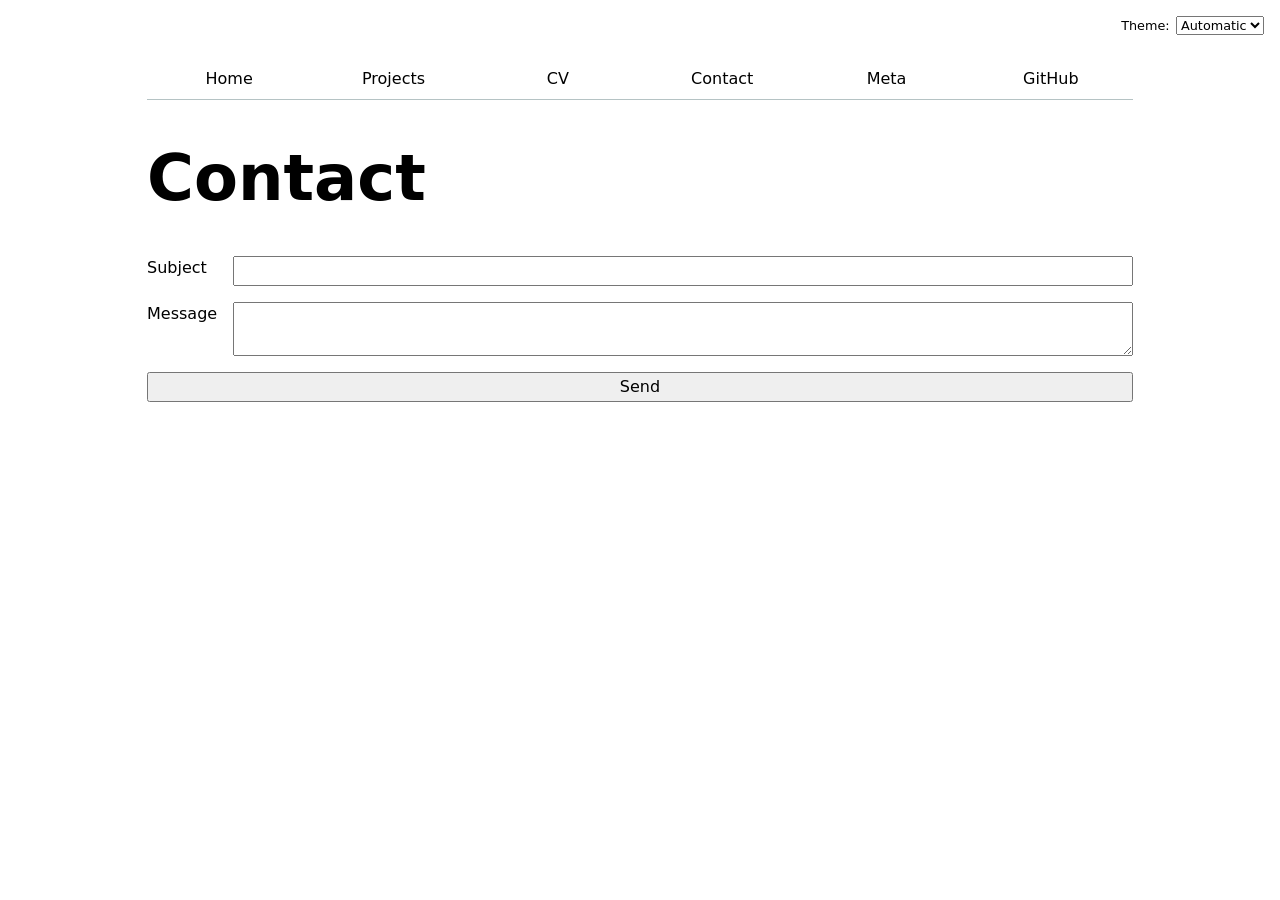
<file: contact/index.html>
<!DOCTYPE html>
<html lang="en">
<head>
    <link rel="stylesheet" href="../style.css">
    <script src="../global.js" type="module"></script>
    <meta charset="UTF-8">
    <meta name="viewport" content="width=device-width, initial-scale=1.0">
    <title>Contact</title>
</head>
<body>
    <h1>Contact</h1>
    <form action="mailto:yahoyoungho@gmail.com" method="GET">
        <label>
            Subject
            <input name="subject">
        </label>
        <label>
            Message
            <textarea name="body"></textarea>
        </label>
        <button>Send</button>
    </form>
</body>
</html>
</file>
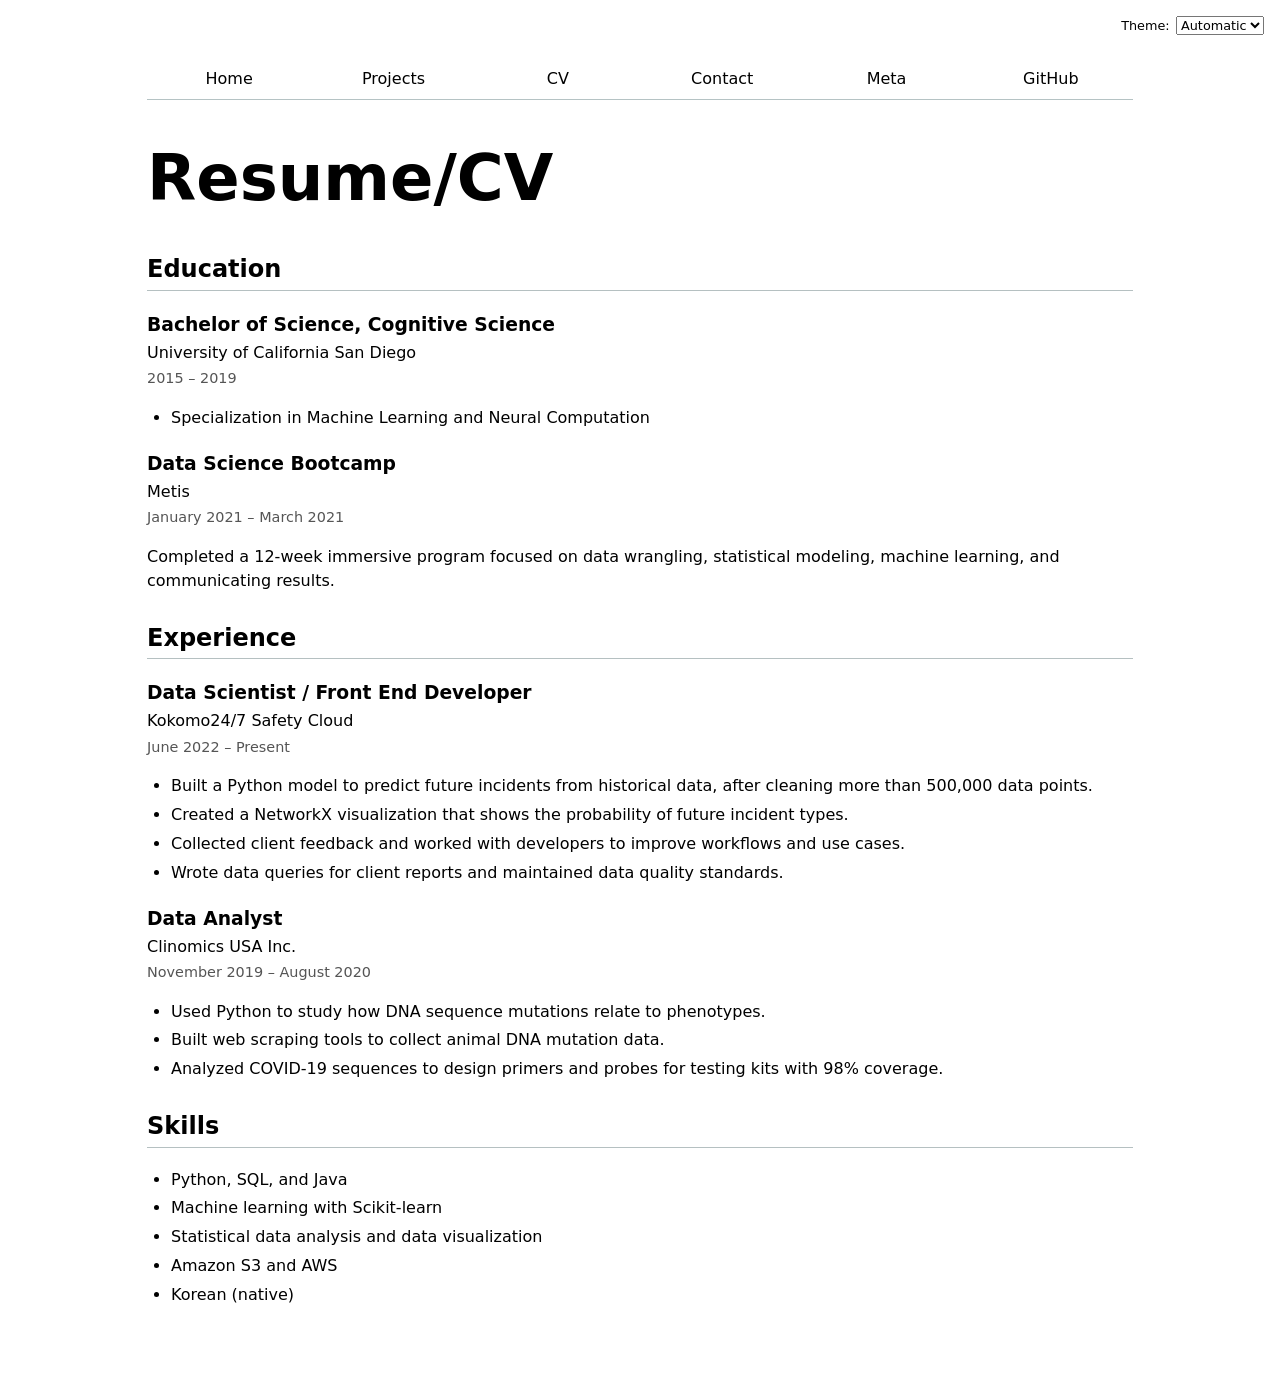
<file: cv/index.html>
<!DOCTYPE html>
<html lang="en">
<head>
    <link rel="stylesheet" href="../style.css">
    <script src="../global.js" type="module"></script>
    <meta charset="UTF-8">
    <meta name="viewport" content="width=device-width, initial-scale=1.0">
    <title>CV / Resume</title>
</head>
<body class="cv">
    <h1>Resume/CV</h1>

    <section>
        <h2>Education</h2>
        <article>
            <header>
                <h3>Bachelor of Science, Cognitive Science</h3>
                <p>University of California San Diego</p>
                <p>
                    <time datetime="2015">2015</time>
                    –
                    <time datetime="2019">2019</time>
                </p>
            </header>
            <ul>
                <li>Specialization in Machine Learning and Neural Computation</li>
            </ul>
        </article>
        <article>
            <header>
                <h3>Data Science Bootcamp</h3>
                <p>Metis</p>
                <p>
                    <time datetime="2021-01">January 2021</time>
                    –
                    <time datetime="2021-03">March 2021</time>
                </p>
            </header>
            <p>Completed a 12-week immersive program focused on data wrangling, statistical modeling, machine learning, and communicating results.</p>
        </article>
    </section>

    <section>
        <h2>Experience</h2>
        <article>
            <header>
                <h3>Data Scientist / Front End Developer</h3>
                <p>Kokomo24/7 Safety Cloud</p>
                <p>
                    <time datetime="2022-06">June 2022</time>
                    –
                    Present
                </p>
            </header>
            <ul>
                <li>Built a Python model to predict future incidents from historical data, after cleaning more than 500,000 data points.</li>
                <li>Created a NetworkX visualization that shows the probability of future incident types.</li>
                <li>Collected client feedback and worked with developers to improve workflows and use cases.</li>
                <li>Wrote data queries for client reports and maintained data quality standards.</li>
            </ul>
        </article>
        <article>
            <header>
                <h3>Data Analyst</h3>
                <p>Clinomics USA Inc.</p>
                <p>
                    <time datetime="2019-11">November 2019</time>
                    –
                    <time datetime="2020-08">August 2020</time>
                </p>
            </header>
            <ul>
                <li>Used Python to study how DNA sequence mutations relate to phenotypes.</li>
                <li>Built web scraping tools to collect animal DNA mutation data.</li>
                <li>Analyzed COVID-19 sequences to design primers and probes for testing kits with 98% coverage.</li>
            </ul>
        </article>
    </section>

    <section>
        <h2>Skills</h2>
        <ul>
            <li>Python, SQL, and Java</li>
            <li>Machine learning with Scikit-learn</li>
            <li>Statistical data analysis and data visualization</li>
            <li>Amazon S3 and AWS</li>
            <li>Korean (native)</li>
        </ul>
    </section>
</body>
</html>
</file>
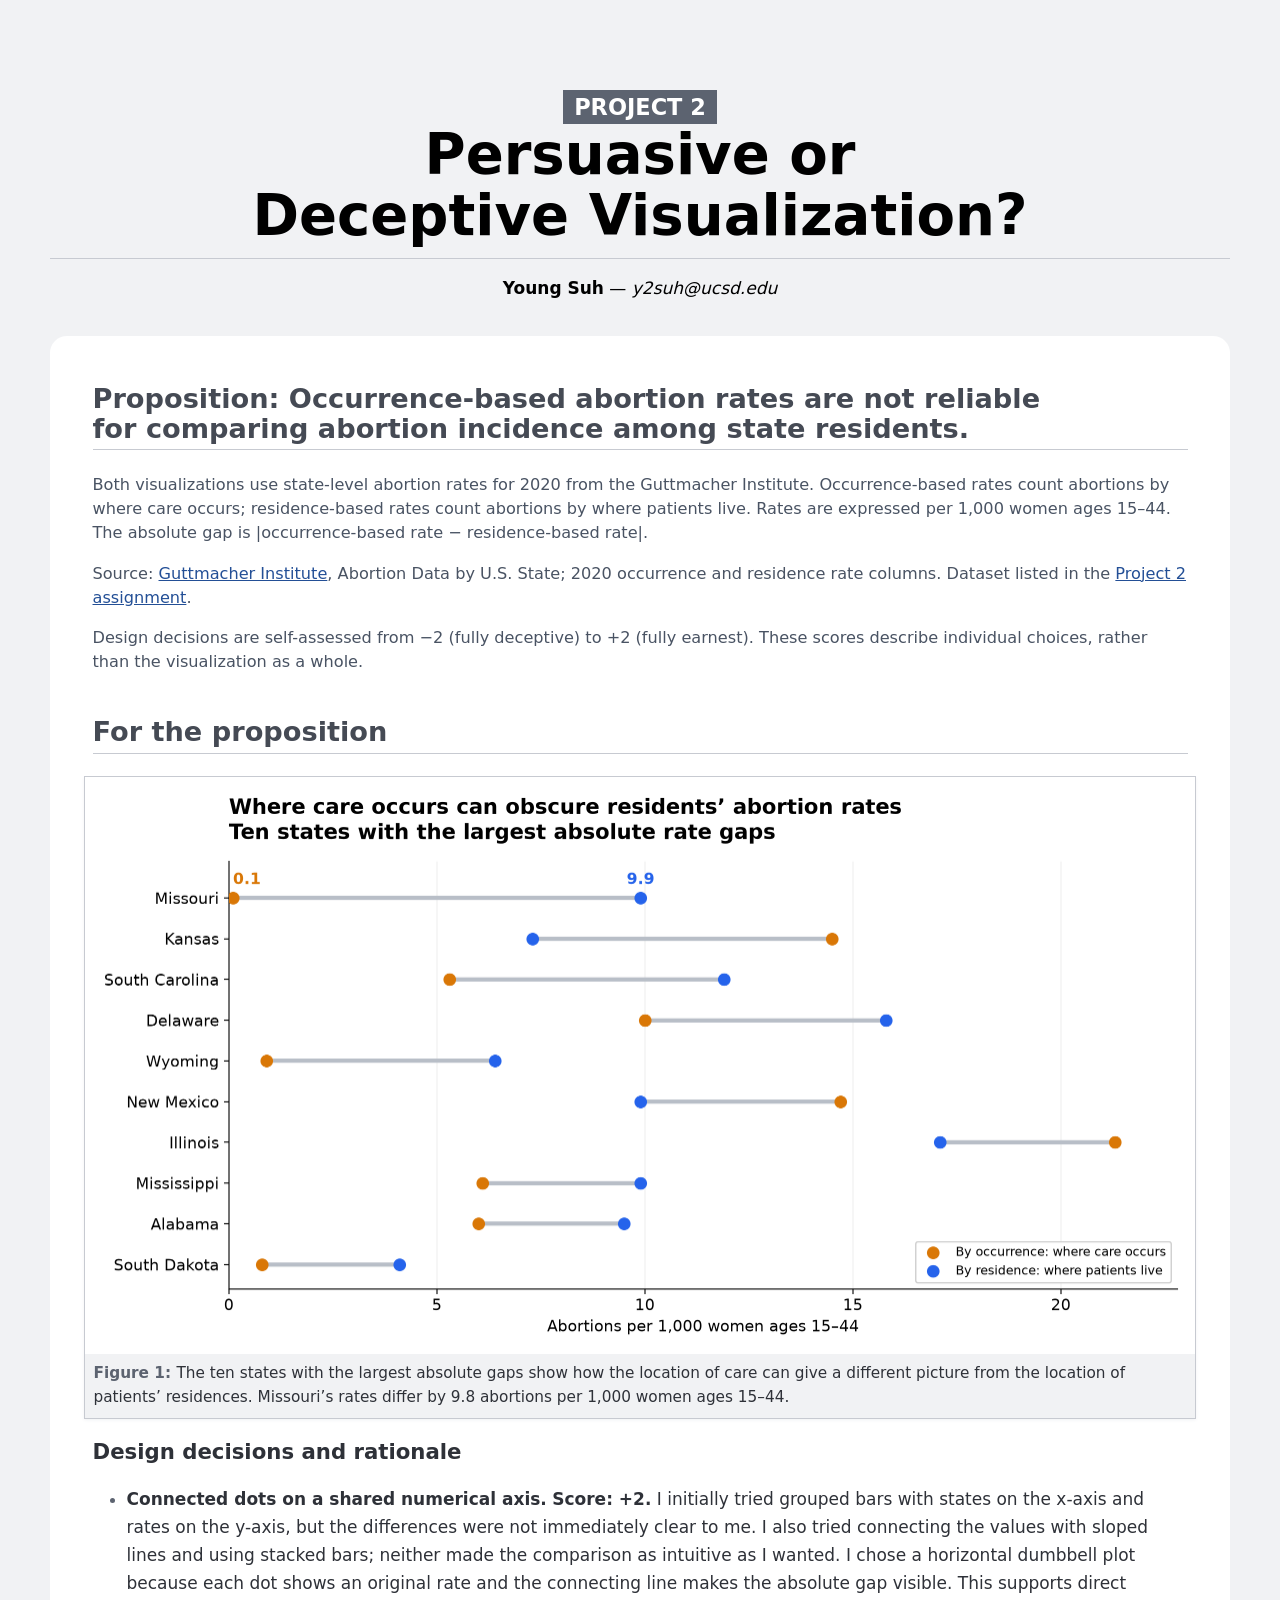
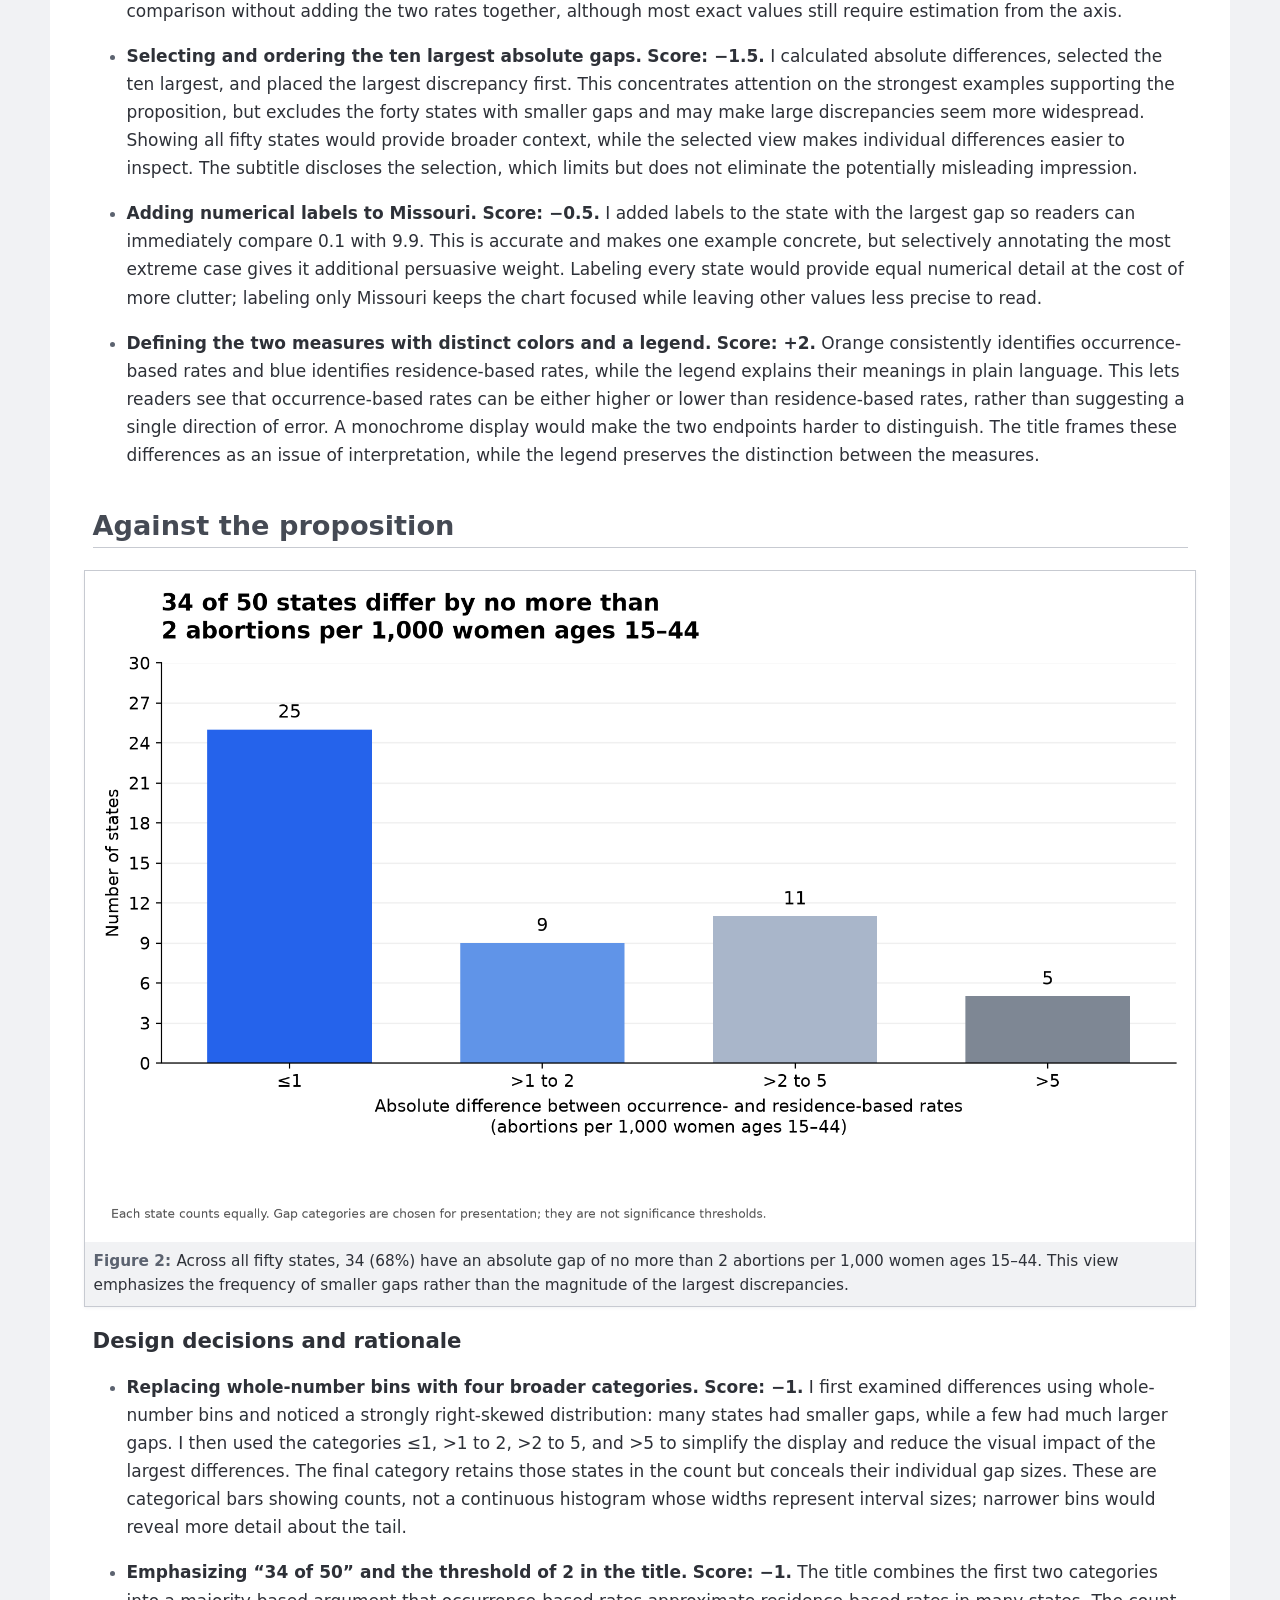
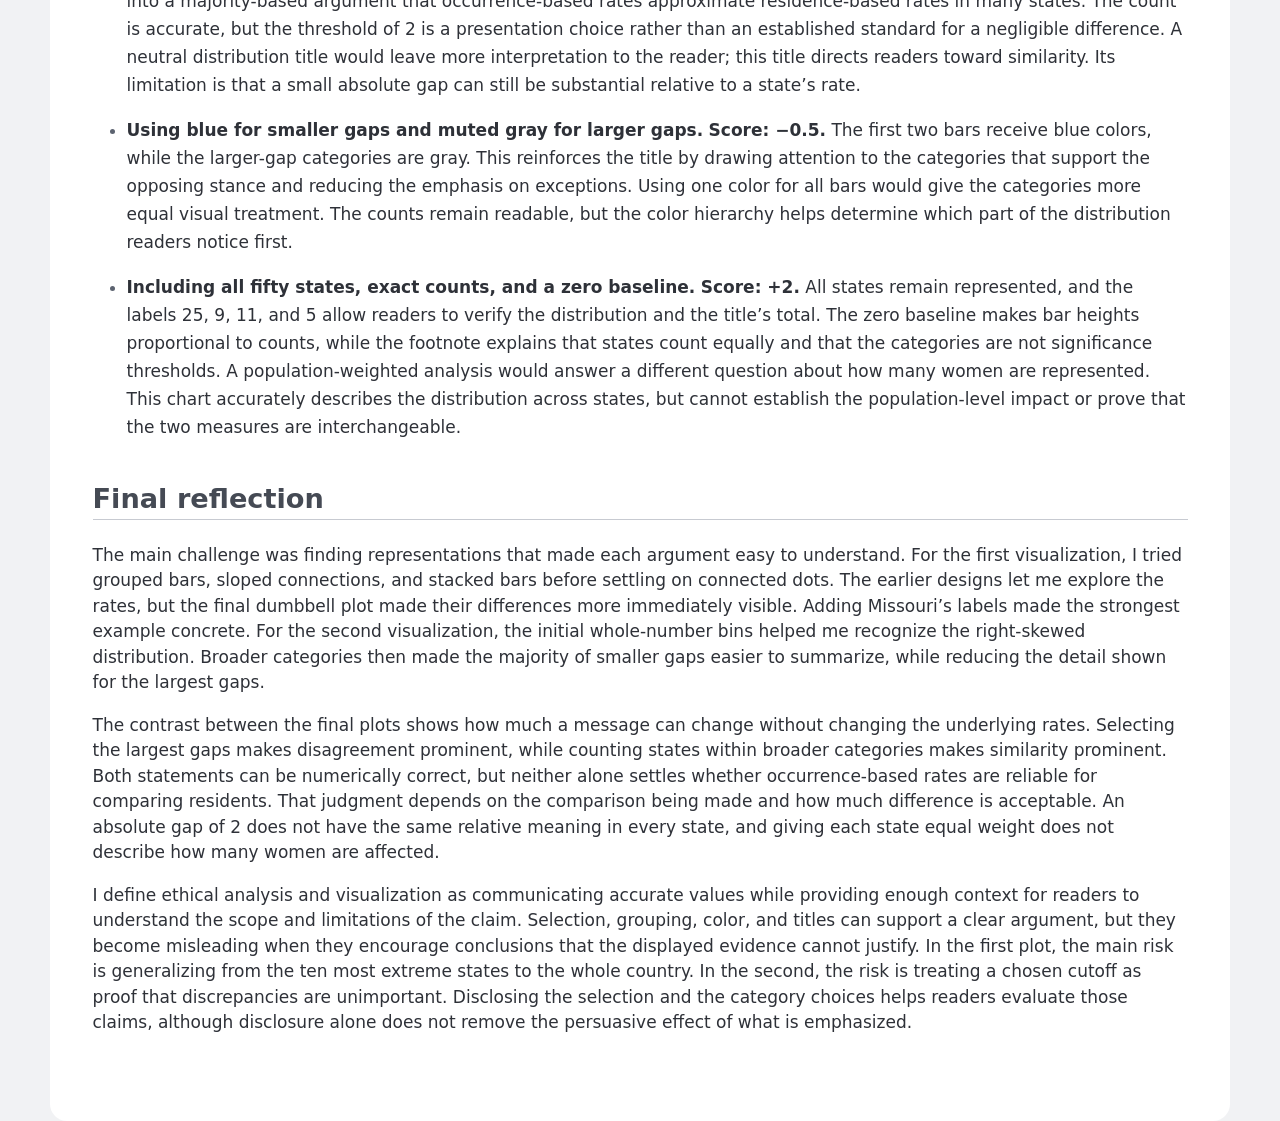
<file: project2_report.html>
<!doctype html>
<html lang="en">
    <head>
<meta charset="utf-8">
<meta name="viewport" content="width=device-width, initial-scale=1">
        <title>Project 2 Report</title>
        <style>
            :root {
                --color-neutral-95: hsl(220 10% 95%);
                --color-neutral-90: hsl(220 10% 90%);
                --color-neutral-80: hsl(220 10% 80%);
                --color-neutral-70: hsl(220 10% 70%);
                --color-neutral-60: hsl(220 10% 60%);
                --color-neutral-50: hsl(220 10% 50%);
                --color-neutral-40: hsl(220 10% 40%);
                --color-neutral-30: hsl(220 10% 30%);
                --color-neutral-20: hsl(220 10% 20%);
                --color-neutral-10: hsl(220 10% 10%);
            }

            html {
                font: 100%/1.5 system-ui;
                counter-reset: figure;
                background: var(--color-neutral-95);
                max-width: min(75vw, 80em);
                margin: 0 auto;
            }

            /* Headings */

            h1,
            h2,
            h3,
            h4,
            h5,
            h6 {
                line-height: 1.1;
                font-weight: 600;
                text-wrap: balance;
            }

            h1,
            h2 {
                border-bottom: 1px solid var(--color-neutral-80);
                padding-bottom: 0.2em;
            }

            h1 {
                margin-block: 1em 0.5rem;
                font-size: clamp(2.5em, 150% + 2vh + 2vw, 10vmin);
                font-weight: 800;

                small {
                    display: block;
                    width: fit-content;
                    padding: 0.2em 0.5em;
                    margin-inline: auto;
                    color: white;
                    background: var(--color-neutral-40);
                    font-size: 40%;
                    text-transform: uppercase;
                    white-space: nowrap;
                }
            }

            h2 {
                font-size: 180%;
                color: var(--color-neutral-30);
            }

            h3 {
                font-size: 130%;
            }

            /* Lists */

            ul,
            ol {
                padding-inline-start: 2em;
            }

            li {
                &::marker {
                    color: var(--color-neutral-40);
                }

                + li {
                    margin-top: 0.2em;
                }
            }

            /* Sectioning elements */

            header {
                padding-block: 1em;
                text-align: center;
            }

            main {
                background: white;
                color: var(--color-neutral-20);
                border-radius: 1rem;
                padding: 0.1rem 2rem;
            }

            /* Figures */

            figure {
                margin: 1em 0;
                padding: 0.5rem;
                margin-inline: -0.5em;
                border: 1px solid var(--color-neutral-80);
                box-shadow: 0 0.1em 0.2em var(--color-neutral-95);
                text-align: center;
                background: white;

                > figcaption {
                    font: 500 75% var(--font-sans);
                    background: var(--color-neutral-95);
                    padding: 0.5rem;
                    margin: -0.5rem;
                    margin-top: 0.5rem;
                    counter-increment: figure;
                    text-align: left;

                    &::before {
                        content: "Figure " counter(figure) ": ";
                        font-weight: bold;
                        color: var(--color-neutral-40);
                    }

                    a:not(:hover, :focus, :active) {
                        color: inherit;
                        text-decoration: underline;
                        text-decoration-color: color-mix(
                            in lab,
                            currentColor,
                            transparent 70%
                        );
                    }
                }
            }
        </style>
    <style>
html {max-width: 1180px; padding: 0 20px; font-size: 17px;}
body {margin: 0;} header {padding: 2rem 0 1rem;}
h1 {font-size: clamp(2rem, 5vw, 3.3rem);}
main {padding: 1.5rem 2.5rem 2.5rem;} section {margin-block: 2.5rem;}
h2 {font-size: 1.6rem;} h3 {font-size: 1.25rem;}
img {display:block; width:100%; height:auto;}
figure > figcaption {font: 400 .9rem/1.55 system-ui;}
li + li {margin-top: 1rem;} li {line-height:1.65;}
.score {white-space:nowrap; font-weight:600;}
.context {color:#495363; font-size:.95rem;} a {color:#234f96;}
@media(max-width:640px) {html {padding:0 10px;font-size:16px;} main {padding:1rem;} ul {padding-left:1.2rem;} h2 {font-size:1.35rem;}}
@media print {html {max-width:none;background:white;} main {padding:0;} figure, li {break-inside:avoid;} header {padding:0;}}
</style></head>

    <body>
<header><h1><small>Project 2</small>Persuasive or Deceptive Visualization?</h1>
<p><strong>Young Suh</strong> — <em>y2suh@ucsd.edu</em></p></header>
<main>
<h2>Proposition: Occurrence-based abortion rates are not reliable for comparing abortion incidence among state residents.</h2>
<p class="context">Both visualizations use state-level abortion rates for 2020 from the Guttmacher Institute. Occurrence-based rates count abortions by where care occurs; residence-based rates count abortions by where patients live. Rates are expressed per 1,000 women ages 15–44. The absolute gap is |occurrence-based rate − residence-based rate|.</p>
<p class="context">Source: <a href="https://www.guttmacher.org/">Guttmacher Institute</a>, Abortion Data by U.S. State; 2020 occurrence and residence rate columns. Dataset listed in the <a href="https://dsc-courses.github.io/dsc209r-2026-fa/projects/project2/">Project 2 assignment</a>.</p>
<p class="context">Design decisions are self-assessed from −2 (fully deceptive) to +2 (fully earnest). These scores describe individual choices, rather than the visualization as a whole.</p>
<section aria-labelledby="for-heading">
<h2 id="for-heading">For the proposition</h2>
<figure><img src="images/01_rate_gaps.png" alt="Dumbbell chart comparing occurrence and residence abortion rates for the ten states with the largest absolute gaps; Missouri has rates of 0.1 and 9.9 per 1,000 women ages 15–44."><figcaption>The ten states with the largest absolute gaps show how the location of care can give a different picture from the location of patients’ residences. Missouri’s rates differ by 9.8 abortions per 1,000 women ages 15–44.</figcaption></figure>
<h3>Design decisions and rationale</h3>
<ul>
<li><strong>Connected dots on a shared numerical axis.</strong> <span class="score">Score: +2.</span> I initially tried grouped bars with states on the x-axis and rates on the y-axis, but the differences were not immediately clear to me. I also tried connecting the values with sloped lines and using stacked bars; neither made the comparison as intuitive as I wanted. I chose a horizontal dumbbell plot because each dot shows an original rate and the connecting line makes the absolute gap visible. This supports direct comparison without adding the two rates together, although most exact values still require estimation from the axis.</li>
<li><strong>Selecting and ordering the ten largest absolute gaps.</strong> <span class="score">Score: −1.5.</span> I calculated absolute differences, selected the ten largest, and placed the largest discrepancy first. This concentrates attention on the strongest examples supporting the proposition, but excludes the forty states with smaller gaps and may make large discrepancies seem more widespread. Showing all fifty states would provide broader context, while the selected view makes individual differences easier to inspect. The subtitle discloses the selection, which limits but does not eliminate the potentially misleading impression.</li>
<li><strong>Adding numerical labels to Missouri.</strong> <span class="score">Score: −0.5.</span> I added labels to the state with the largest gap so readers can immediately compare 0.1 with 9.9. This is accurate and makes one example concrete, but selectively annotating the most extreme case gives it additional persuasive weight. Labeling every state would provide equal numerical detail at the cost of more clutter; labeling only Missouri keeps the chart focused while leaving other values less precise to read.</li>
<li><strong>Defining the two measures with distinct colors and a legend.</strong> <span class="score">Score: +2.</span> Orange consistently identifies occurrence-based rates and blue identifies residence-based rates, while the legend explains their meanings in plain language. This lets readers see that occurrence-based rates can be either higher or lower than residence-based rates, rather than suggesting a single direction of error. A monochrome display would make the two endpoints harder to distinguish. The title frames these differences as an issue of interpretation, while the legend preserves the distinction between the measures.</li>
</ul>
</section>
<section aria-labelledby="against-heading">
<h2 id="against-heading">Against the proposition</h2>
<figure><img src="images/04_gap_distribution.png" alt="Bar chart of absolute rate gaps across 50 states: 25 at or below 1, 9 above 1 through 2, 11 above 2 through 5, and 5 above 5."><figcaption>Across all fifty states, 34 (68%) have an absolute gap of no more than 2 abortions per 1,000 women ages 15–44. This view emphasizes the frequency of smaller gaps rather than the magnitude of the largest discrepancies.</figcaption></figure>
<h3>Design decisions and rationale</h3>
<ul>
<li><strong>Replacing whole-number bins with four broader categories.</strong> <span class="score">Score: −1.</span> I first examined differences using whole-number bins and noticed a strongly right-skewed distribution: many states had smaller gaps, while a few had much larger gaps. I then used the categories ≤1, &gt;1 to 2, &gt;2 to 5, and &gt;5 to simplify the display and reduce the visual impact of the largest differences. The final category retains those states in the count but conceals their individual gap sizes. These are categorical bars showing counts, not a continuous histogram whose widths represent interval sizes; narrower bins would reveal more detail about the tail.</li>
<li><strong>Emphasizing “34 of 50” and the threshold of 2 in the title.</strong> <span class="score">Score: −1.</span> The title combines the first two categories into a majority-based argument that occurrence-based rates approximate residence-based rates in many states. The count is accurate, but the threshold of 2 is a presentation choice rather than an established standard for a negligible difference. A neutral distribution title would leave more interpretation to the reader; this title directs readers toward similarity. Its limitation is that a small absolute gap can still be substantial relative to a state’s rate.</li>
<li><strong>Using blue for smaller gaps and muted gray for larger gaps.</strong> <span class="score">Score: −0.5.</span> The first two bars receive blue colors, while the larger-gap categories are gray. This reinforces the title by drawing attention to the categories that support the opposing stance and reducing the emphasis on exceptions. Using one color for all bars would give the categories more equal visual treatment. The counts remain readable, but the color hierarchy helps determine which part of the distribution readers notice first.</li>
<li><strong>Including all fifty states, exact counts, and a zero baseline.</strong> <span class="score">Score: +2.</span> All states remain represented, and the labels 25, 9, 11, and 5 allow readers to verify the distribution and the title’s total. The zero baseline makes bar heights proportional to counts, while the footnote explains that states count equally and that the categories are not significance thresholds. A population-weighted analysis would answer a different question about how many women are represented. This chart accurately describes the distribution across states, but cannot establish the population-level impact or prove that the two measures are interchangeable.</li>
</ul>
</section>
<section aria-labelledby="reflection-heading">
<h2 id="reflection-heading">Final reflection</h2>
<p>The main challenge was finding representations that made each argument easy to understand. For the first visualization, I tried grouped bars, sloped connections, and stacked bars before settling on connected dots. The earlier designs let me explore the rates, but the final dumbbell plot made their differences more immediately visible. Adding Missouri’s labels made the strongest example concrete. For the second visualization, the initial whole-number bins helped me recognize the right-skewed distribution. Broader categories then made the majority of smaller gaps easier to summarize, while reducing the detail shown for the largest gaps.</p>
<p>The contrast between the final plots shows how much a message can change without changing the underlying rates. Selecting the largest gaps makes disagreement prominent, while counting states within broader categories makes similarity prominent. Both statements can be numerically correct, but neither alone settles whether occurrence-based rates are reliable for comparing residents. That judgment depends on the comparison being made and how much difference is acceptable. An absolute gap of 2 does not have the same relative meaning in every state, and giving each state equal weight does not describe how many women are affected.</p>
<p>I define ethical analysis and visualization as communicating accurate values while providing enough context for readers to understand the scope and limitations of the claim. Selection, grouping, color, and titles can support a clear argument, but they become misleading when they encourage conclusions that the displayed evidence cannot justify. In the first plot, the main risk is generalizing from the ten most extreme states to the whole country. In the second, the risk is treating a chosen cutoff as proof that discrepancies are unimportant. Disclosing the selection and the category choices helps readers evaluate those claims, although disclosure alone does not remove the persuasive effect of what is emphasized.</p>
</section>
</main></body></html>
</file>
<file: style.css>
html {
  --color-accent: oklch(84.047% 0.1707 83.776);
  accent-color: var(--color-accent);
  color-scheme: light dark;
}

body {
    /* Set line height to 1.5 times the font size
         and use the OS’s UI font as the website font
       */
    font: 100%/1.5 system-ui;
    max-width: 100ch;
    margin-inline: max(1em, (100% - 100ch) / 2);
    padding: 5ch 1em;
  }

.profile-image {
    height: 200px;
  }
nav ul, nav li {
    display: contents;
}

nav {
  --border-color: oklch(50% 10% 200 / 40%);
  display: flex;
  margin-bottom: 1em;
  border-bottom-width: 1px;
  border-bottom-style: solid;
  border-bottom-color: var(--border-color);
}

nav a {
  flex: 1;
  text-decoration: none;
  color: inherit;
  text-align: center;
  padding: 0.5em;
}

nav a.current {
  border-bottom-width: 0.4em;
  border-bottom-style: solid;
  border-bottom-color: var(--border-color);
  padding-bottom: 0.1em;
}

nav a:hover {
  border-bottom-width: 0.4em;
  border-bottom-style: solid;
  border-bottom-color: var(--color-accent);
  padding-bottom: 0.1em;
  background-color: color-mix(in oklch, var(--color-accent), canvas 85%);
}

.color-scheme {
  position: absolute;
  top: 1rem;
  right: 1rem;
  display: flex;
  align-items: center;
  gap: 0.5em;
  font-size: 80%;
}

input,
textarea,
button,
select {
  font: inherit;
}

button {
  grid-column: 1 / -1;
}

label {
  display: grid;
  grid-template-columns: subgrid;
  grid-column: 1 / -1;
}

form {
  display: grid;
  grid-template-columns: auto 1fr;
  gap: 1em;
}

/* projects */
.projects {
  display: grid;
  grid-template-columns: repeat(auto-fill, minmax(15em, 1fr));
  gap: 1em;
}

.projects article {
  display: grid;
  grid-template-rows: subgrid;
  grid-row: span 3;
  gap: 1em;
  min-width: 0;
}

.projects article img {
  display: block;
  width: 100%;
  height: auto;
  aspect-ratio: 2 / 1;
  object-fit: cover;
}

.projects article > a {
  display: grid;
  grid-template-rows: subgrid;
  grid-row: span 3;
  gap: 1em;
  min-width: 0;
  color: inherit;
  text-decoration: none;
}

.projects h2 {
  margin: 0;
}

.projects article p {
  margin: 0;
}

.project-year {
  margin-top: 0.75em;
  font-family: Baskerville, "Baskerville Old Face", Palatino, "Palatino Linotype", serif;
  font-style: italic;
  font-variant-numeric: oldstyle-nums;
  color: color-mix(in oklch, canvastext 55%, canvas);
}

h1 {
  font-size: 400%;
}

h1, h2, h3, h4, h5, h6 {
  line-height: 1.1;
  text-wrap: balance;
}

/* cv */
.cv section {
  margin-block: 2em;
}

.cv section h2 {
  border-bottom-width: 1px;
  border-bottom-style: solid;
  border-bottom-color: oklch(80% 3% 200);
  padding-bottom: 0.3em;
  font-weight: bold;
}

.cv article {
  margin-block: 1.5em;
}

.cv h3 {
  margin-bottom: 0.3em;
}

.cv header p {
  margin-block: 0.2em;
}

.cv header p:last-child {
  color: oklch(45% 0 0);
  font-size: 90%;
}

.cv section ul {
  padding-left: 1.5em;
}

.cv section li {
  margin-block: 0.3em;
}

#profile-stats dl {
  display: grid;
  grid-template-columns: repeat(4, 1fr);
  gap: 0.5em;
}

#profile-stats dt {
  grid-row: 1;
  margin: 0;
  font-weight: bold;
  font-size: 1em;
  color: oklch(45% 0 0);
}

#profile-stats dd {
  grid-row: 2;
  margin: 0;
  color: oklch(45% 0 0);
  font-size: 1.5em;
}

#projects-pie-plot {
  max-width: 20em;
  margin-block: 2em;

  overflow: visible;
  &:has(path:hover) {
    path:not(:hover) {
      opacity: 0.5;
    }
  }
  path {
    transition: 300ms;
    cursor: pointer;
  }
}
.selected {
  --color: oklch(60% 45% 0) !important;

  &:is(path) {
    fill: var(--color);
  }
}


.container {

  display: flex;
  align-items: center;
  gap: 1em;
}

.legend {
  display: grid;
  grid-template-columns: repeat(auto-fill, minmax(7em, 1fr));
  gap: 1em;
  border: 1px solid oklch(80% 3% 200);
  padding: 1em;
  margin-block: 1em;
  flex:1;
}

.legend-item {
  display: flex;
  align-items: center;
  gap: 0.4em;
  flex:1;
}

.swatch {
  display: inline-block;
  width: 1em;
  aspect-ratio: 1 / 1;
  background: var(--color);
  border-radius: 0.15em;
}

dl.stats {
  display: grid;
  grid-template-columns: repeat(6, 1fr);
  gap: 0.5em;
}

dl.stats dt {
  grid-row: 1;
  margin: 0;
  font-weight: bold;
  font-size: 1em;
  color: oklch(45% 0 0);
}

dl.stats dd {
  grid-row: 2;
  margin: 0;
  color: oklch(45% 0 0);
  font-size: 1.5em;
}

.gridlines line {
  stroke: currentColor;
  stroke-opacity: 0.15;
}

.gridlines path {
  display: none;
}

label:has(#commit-progress) {
  display: flex;
  flex: 1;
  align-items: baseline;
  gap: 1em;
}

#commit-progress {
  flex: 1;
}

#commit-time {
  margin-left: auto;
}

#files {
  display: grid;
  grid-template-columns: 1fr 4fr;

  > div {
    grid-column: 1 / -1;
    display: grid;
    grid-template-columns: subgrid;
  }

  dt {
    grid-column: 1;
  }

  dd {
    grid-column: 2;
    display: flex;
    flex-wrap: wrap;
    align-items: start;
    align-content: start;
    gap: 0.15em;
    padding-top: 0.6em;
    margin-left: 0;
  }

  small {
    display: block;
    font-size: smaller;
    opacity: 0.7;
  }
}

.loc {
  display: flex;
  width: 0.5em;
  aspect-ratio: 1;
  background: var(--color);
  border-radius: 50%;
}

#scrolly-1 {
  position: relative;
  display: flex;
  gap: 1rem;

  > * {
    flex: 1;
  }
}

#scatter-story {
  position: relative;
}

#scatter-plot {
  position: sticky;
  top: 0;
  left: 0;
  bottom: auto;
  height: 50vh;
}

.step {
  padding-bottom: 50vh;
}

circle {
  transition: 200ms;
  transform-origin: center;
  transform-box: fill-box;

  @starting-style {
    r: 0;
  }
}

circle:hover {
  transform: scale(1.5);
}

circle.selected {
  fill: #ff6b6b;
}

dl.info {
  display: grid;
  grid-template-columns: auto 1fr;
  gap: 0.2em 1em;
  margin: 0;
  transition-duration: 500ms;
  transition-property: opacity, visibility;
}

dl.info dt,
dl.info dd {
  margin: 0;
}

dl.info dt {
  color: oklch(45% 0 0);
  font-weight: normal;
}

dl.info[hidden]:not(:hover, :focus-within) {
  opacity: 0;
  visibility: hidden;
}

.tooltip {
  position: fixed;
  top: 1em;
  left: 1em;
  z-index: 10;
  max-width: 28em;
  padding: 0.75em 1em;
  background-color: light-dark(rgba(255, 255, 255, 0.92), rgba(32, 32, 32, 0.92));
  border-radius: 0.4em;
  box-shadow: 0 0.4em 1em oklch(0% 0 0 / 18%);
  backdrop-filter: blur(6px);
}

#language-breakdown {
  grid-template-columns: repeat(auto-fit, minmax(8rem, 1fr));
  margin-top: 0.5em;
}

@keyframes marching-ants {
  to {
    stroke-dashoffset: -8; /* 5 + 3 */
  }
}

.selection {
  fill-opacity: 0.1;
  stroke: black;
  stroke-opacity: 0.7;
  stroke-dasharray: 5 3;
  animation: marching-ants 2s linear infinite;
}
</file>
